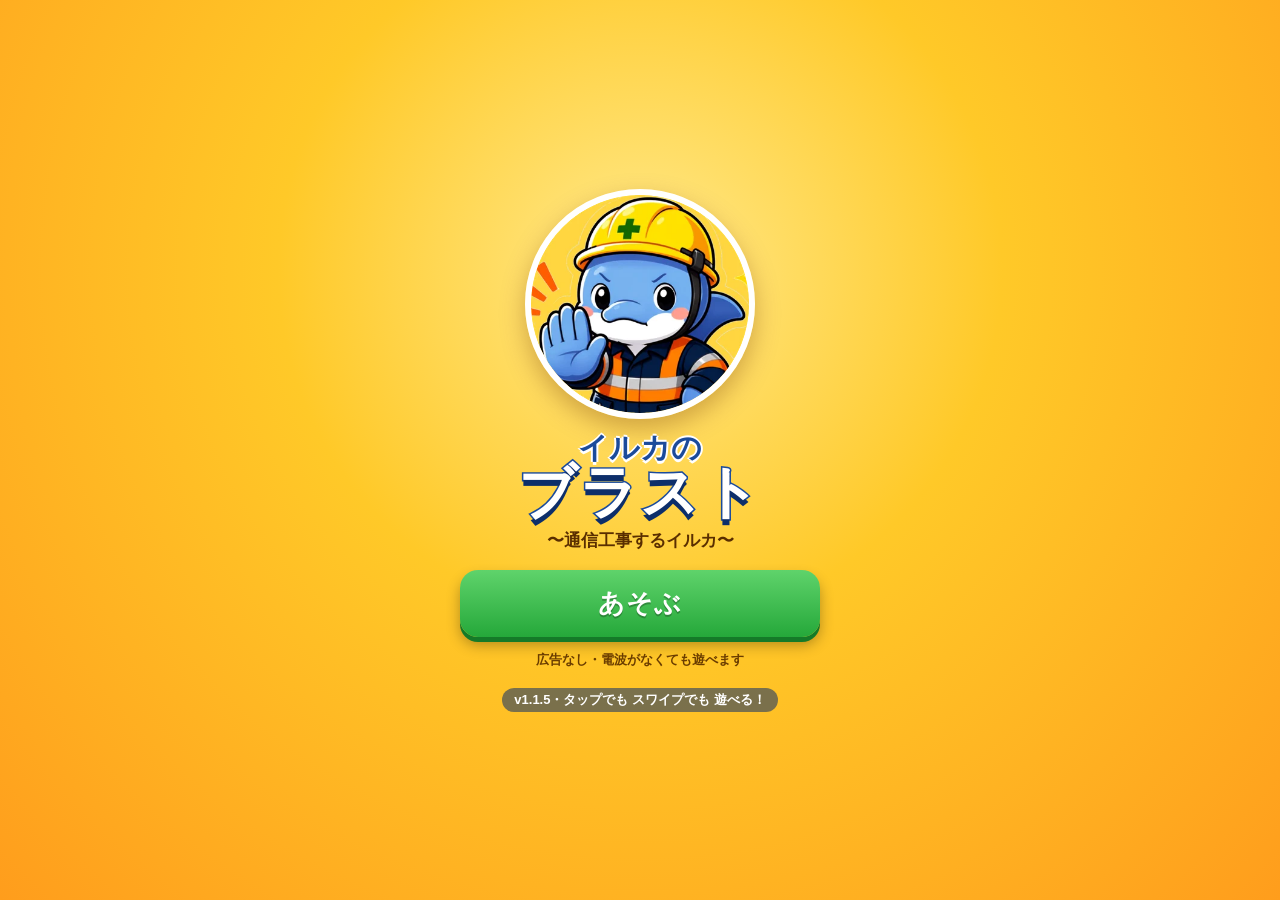
<file: index.html>
<!doctype html>
<html lang="ja">
<head>
<meta charset="utf-8">
<meta name="viewport" content="width=device-width, initial-scale=1, maximum-scale=1, user-scalable=no, viewport-fit=cover">
<meta name="theme-color" content="#1b4b9b">
<meta name="apple-mobile-web-app-capable" content="yes">
<meta name="mobile-web-app-capable" content="yes">
<meta name="apple-mobile-web-app-status-bar-style" content="black-translucent">
<meta name="apple-mobile-web-app-title" content="イルカのブラスト">
<title>イルカのブラスト 〜通信工事するイルカ〜</title>
<link rel="manifest" href="manifest.webmanifest">
<link rel="icon" href="icons/icon-192.png" type="image/png">
<link rel="apple-touch-icon" href="icons/apple-touch-icon.png">
<link rel="stylesheet" href="style.css?v=1.1.5">
</head>
<body>
<!-- タイトル -->
<section id="scTitle" class="screen">
  <div id="rain" aria-hidden="true"></div>
  <div class="tbox">
    <img id="tMascot" src="img/mascot.webp" alt="通信工事のイルカ">
    <h1 class="logo"><span>イルカの</span><b>ブラスト</b></h1>
    <p class="sub">〜通信工事するイルカ〜</p>
    <button class="big" id="tPlay">あそぶ</button>
    <p class="fine">広告なし・電波がなくても遊べます</p>
    <p class="ver" id="tVer">v1.1.1・タップでも スワイプでも 遊べる！</p>
  </div>
</section>

<!-- マップ -->
<section id="scMap" class="screen" hidden>
  <header class="mapbar">
    <button class="hbtn" id="mBack" aria-label="タイトルへ">◀</button>
    <div class="mapttl">工事マップ</div>
    <div class="starsum">★ <b id="starSum">0</b></div>
    <button class="hbtn" id="mSound" aria-label="効果音">🔊</button>
    <button class="hbtn" id="mMenu" aria-label="メニュー">☰</button>
  </header>
  <div id="mapScroll"><div id="mapInner"></div></div>
  <button id="mJump" class="jump" hidden>現在地へ</button>
</section>

<!-- ゲーム -->
<section id="scGame" class="screen" hidden>
  <header id="hud">
    <button class="hbtn" id="gPause" aria-label="一時停止"><svg viewBox="0 0 24 24"><rect x="5" y="4" width="5" height="16" rx="1.5"/><rect x="14" y="4" width="5" height="16" rx="1.5"/></svg></button>
    <div id="goals" aria-label="目標"></div>
    <div id="movesBox"><small>手数</small><b id="moves">0</b></div>
  </header>
  <div id="lvlLine"><span id="lvlNo"></span><span id="lvlName"></span><span id="score">0</span></div>
  <div id="stage"><canvas id="cv"></canvas><div id="modeTip"></div></div>
  <nav id="boostBar" aria-label="ブースター"></nav>
  <button id="skipBtn" class="skip" hidden>スキップ ⏩</button>
</section>

<canvas id="fly" aria-hidden="true"></canvas>
<div id="pal" aria-hidden="true"><img alt=""></div>
<div id="banner" aria-live="polite"></div>

<!-- レベル開始 -->
<div class="overlay" id="ovStart" hidden>
  <div class="panel center">
    <img class="stamp" id="sStamp" src="img/st/shuppatsu.webp" alt="">
    <h2 id="sTitle"></h2>
    <p class="lname" id="sName"></p>
    <div class="goalrow" id="sGoals"></div>
    <p class="mv">手数 <b id="sMoves"></b> 回</p>
    <p class="tip" id="sTip"></p>
    <div class="stars small" id="sStars"></div>
    <div id="sPreWrap"><p class="prettl">スタート時に置く道具</p><div class="prerow" id="sPre"></div></div>
    <button class="big" id="sGo">スタート</button>
    <button class="big ghost" id="sBack">マップへ</button>
  </div>
</div>

<!-- メニュー -->
<div class="overlay" id="ovMenu" hidden>
  <div class="panel menu">
    <div class="mhead"><img src="img/st/yoroshiku.webp" alt=""><h2>メニュー</h2><button class="xbtn" id="muClose" aria-label="とじる">✕</button></div>
    <div class="tabs" id="muTabs" role="tablist">
      <button data-t="set" class="on">設定</button><button data-t="how">遊び方</button><button data-t="item">アイテム</button><button data-t="rec">記録</button><button data-t="area">エリア</button>
    </div>
    <div class="mbody" id="muBody"></div>
    <div class="mfoot">
      <button class="big" id="muJump">現在地へ</button>
      <button class="big ghost" id="muTitle">タイトルへ</button>
      <p class="mver" id="muVer"></p>
    </div>
  </div>
</div>

<!-- 診断（バージョン表示を5回タップ） -->
<div class="overlay" id="ovDebug" hidden>
  <div class="panel menu">
    <h2 style="text-align:left">診断情報</h2>
    <p style="font-size:12px;margin:2px 0">この画面をスクリーンショットして送ってください</p>
    <pre id="dbgText" class="dbg"></pre>
    <div class="mfoot"><button class="big" id="dbgRefresh">更新</button><button class="big ghost" id="dbgClose">とじる</button></div>
  </div>
</div>
<div id="errToast" class="errtoast" hidden></div>

<!-- ごほうび -->
<div class="overlay" id="ovGift" hidden>
  <div class="panel center">
    <img class="stamp bounce" src="img/st/arigato.webp" alt="">
    <h2 id="gTitle">ごほうび！</h2>
    <p id="gMsg"></p>
    <div class="goalrow" id="gItems"></div>
    <button class="big" id="gOk">OK</button>
  </div>
</div>

<!-- 一時停止 -->
<div class="overlay" id="ovPause" hidden>
  <div class="panel center">
    <img class="stamp" src="img/st/kyukei.webp" alt="">
    <h2>一時停止中</h2>
    <button class="big" id="pResume">再開</button>
    <button class="big ghost" id="pRetry">やり直し</button>
    <button class="big ghost" id="pMap">マップへ</button>
    <label class="toggle"><input type="checkbox" id="pSound"> 効果音</label>
  </div>
</div>

<!-- クリア -->
<div class="overlay" id="ovWin" hidden>
  <div class="panel center win">
    <img class="stamp bounce" src="img/st/kanryo.webp" alt="">
    <h2 id="wTitle"></h2>
    <div class="stars" id="wStars"><i></i><i></i><i></i></div>
    <p class="score">スコア <b id="wScore">0</b><span id="wBest"></span></p>
    <div id="wGift" class="giftline"></div>
    <button class="big" id="wNext">次のレベルへ</button>
    <button class="big ghost" id="wMap">マップへ</button>
  </div>
</div>

<!-- 失敗 -->
<div class="overlay" id="ovLose" hidden>
  <div class="panel center">
    <img class="stamp" src="img/st/otsukare.webp" alt="">
    <h2 class="postpone" id="lTitle">工事延期…</h2>
    <p>手数がなくなりました。あと少し！のこりの目標</p>
    <div class="goalrow" id="lGoals"></div>
    <button class="big" id="lRetry">もう一度</button>
    <button class="big ghost" id="lMap">マップへ</button>
  </div>
</div>

<script src="engine.js?v=1.1.5"></script>
<script src="levels.js?v=1.1.5"></script>
<script src="art.js?v=1.1.5"></script>
<script src="music.js?v=1.1.5"></script>
<script src="game.js?v=1.1.5"></script>
<script>
if ('serviceWorker' in navigator && (location.protocol === 'https:' || location.hostname === 'localhost' || location.hostname === '127.0.0.1')) {
  // always check for a new version (bypassing the HTTP cache) and switch to it as soon as it is installed
  const hadSW = !!navigator.serviceWorker.controller; let reloaded = false;
  navigator.serviceWorker.addEventListener('controllerchange', () => {
    if (!hadSW || reloaded) return; reloaded = true;
    try { window.__blast && window.__blast.appPause && window.__blast.appPause(); } catch (e) {}
    location.reload();
  });
  window.addEventListener('load', () => navigator.serviceWorker.register('sw.js', { updateViaCache: 'none' }).then(r => {
    r.update().catch(() => {});
    document.addEventListener('visibilitychange', () => { if (!document.hidden) r.update().catch(() => {}); });
  }).catch(() => {}));
}
</script>
</body>
</html>
</file>
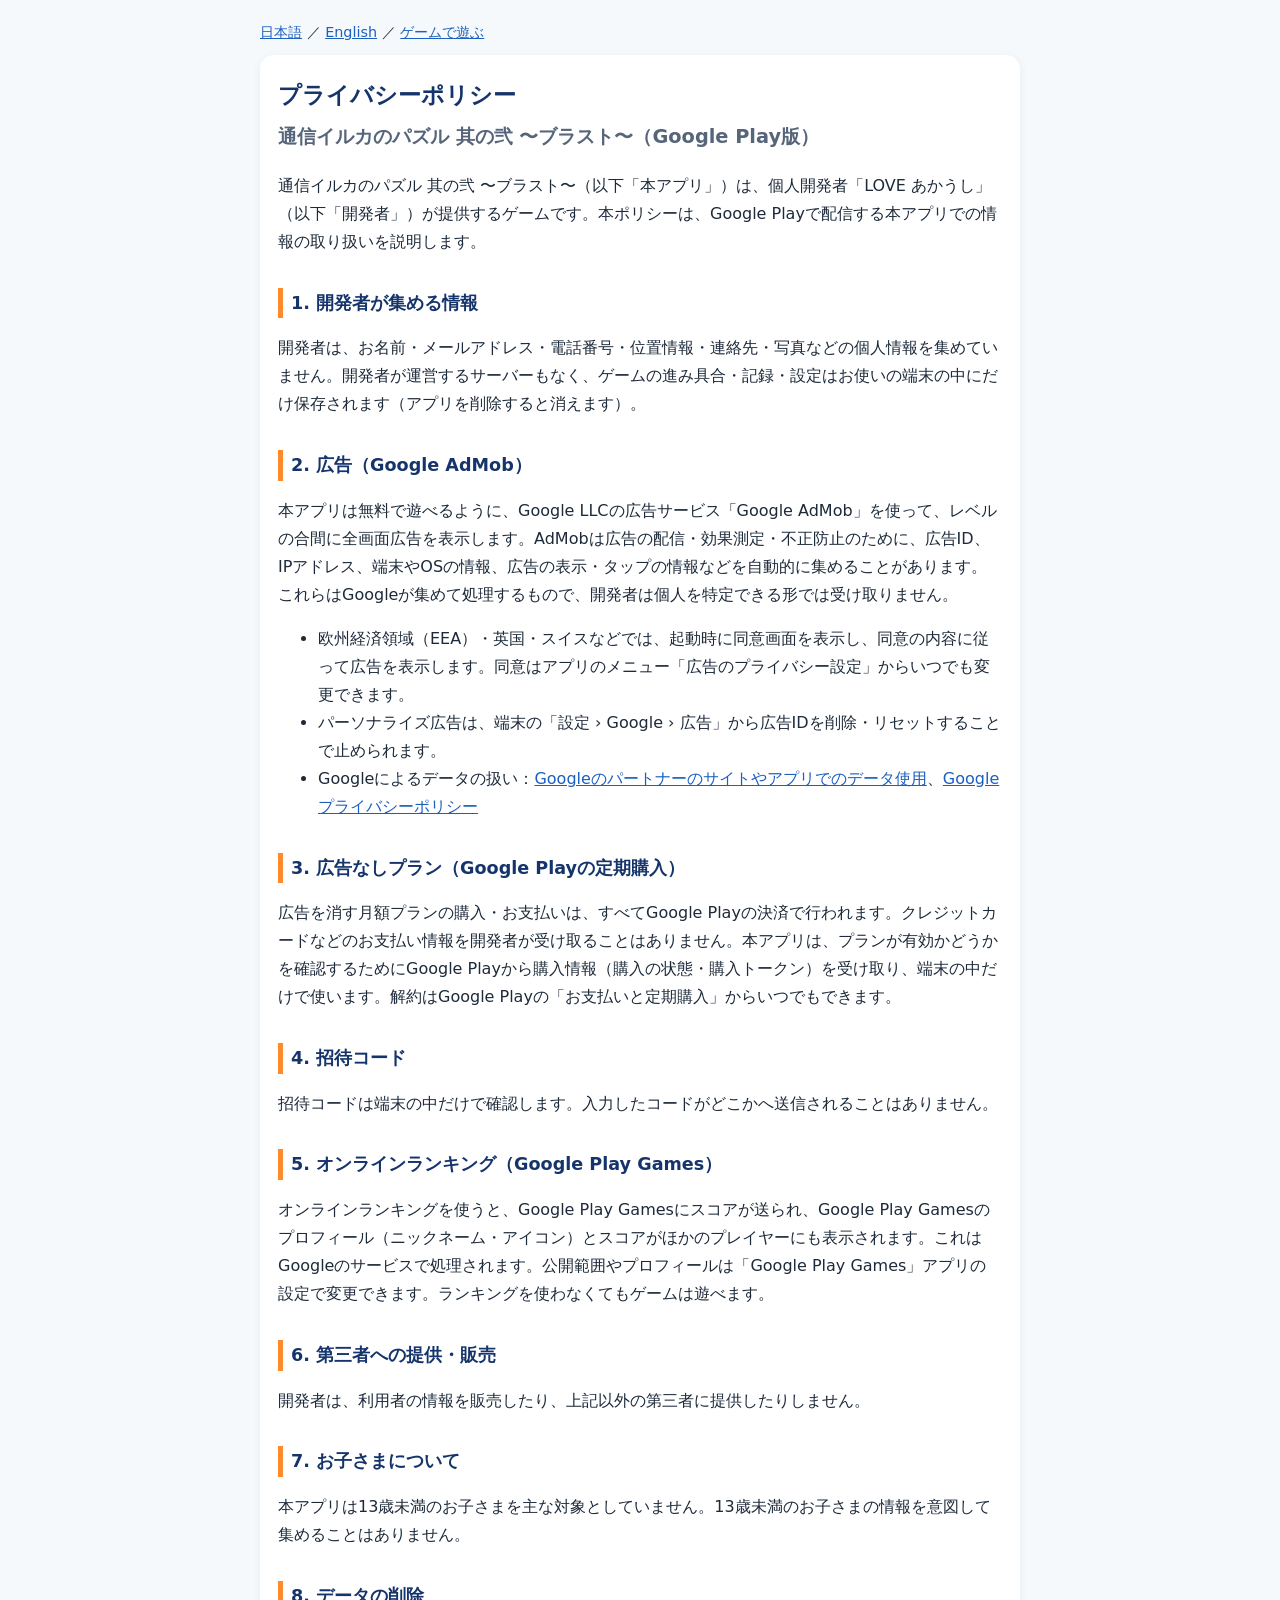
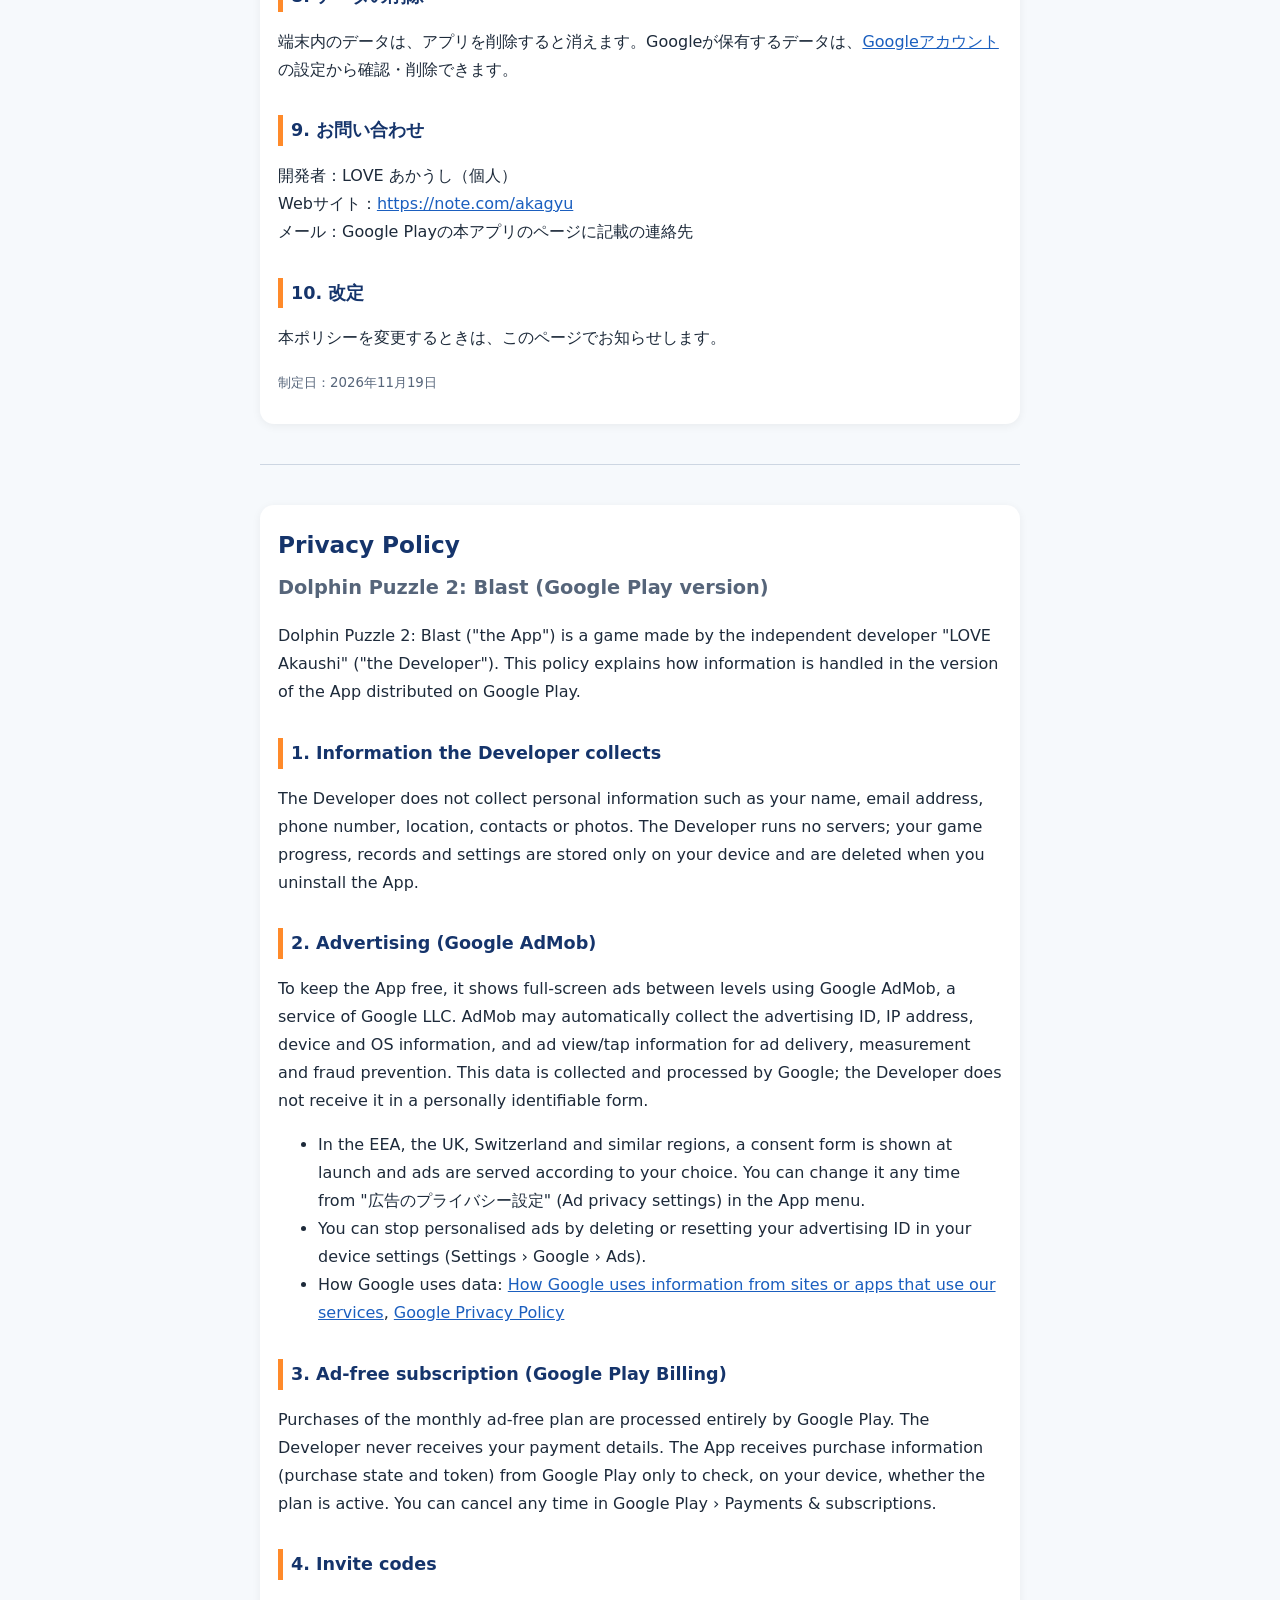
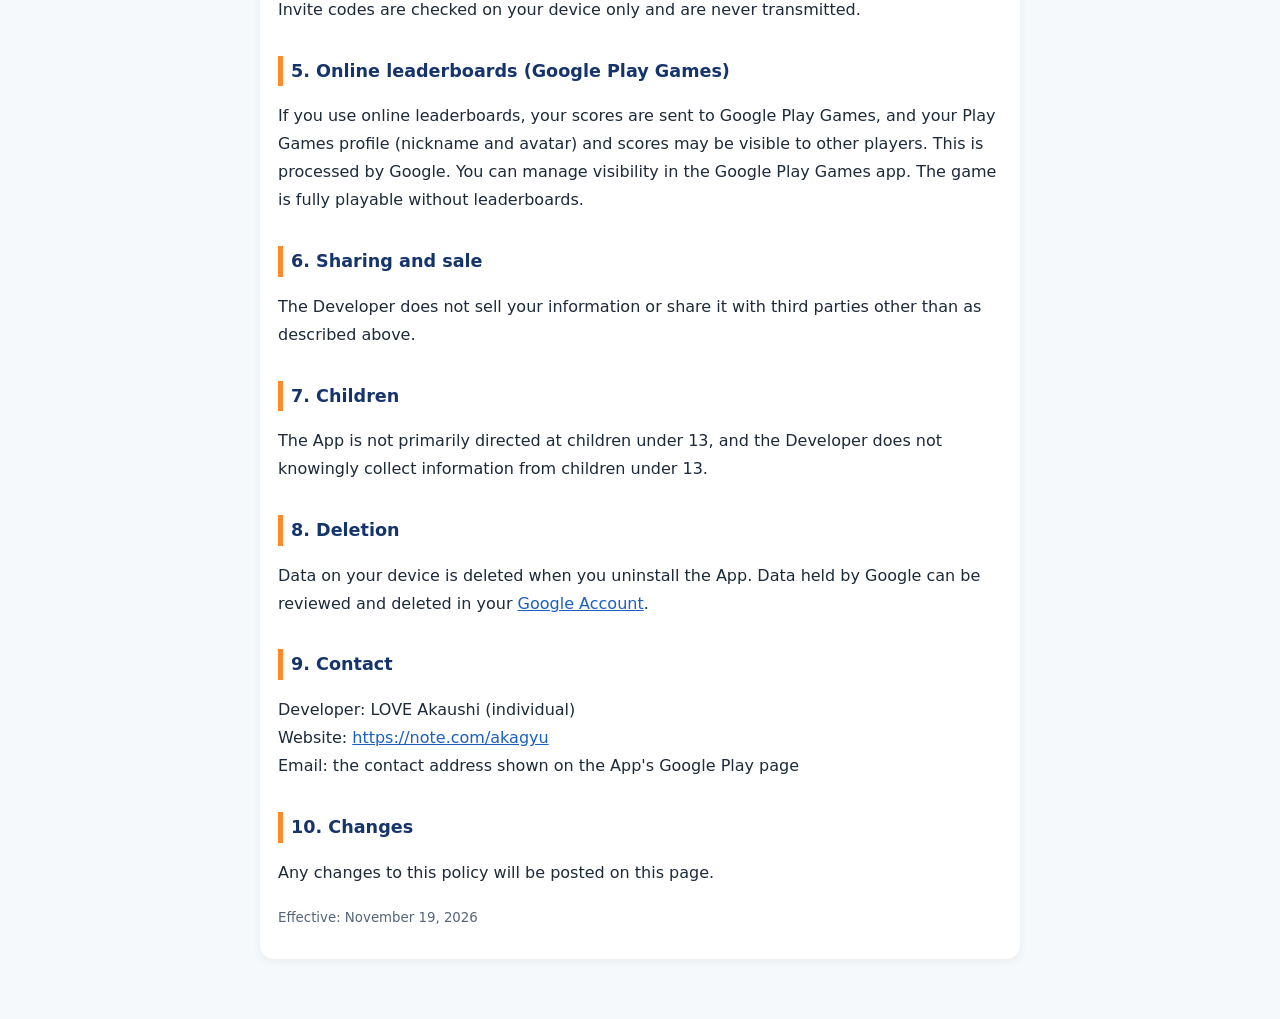
<file: privacy.html>
<!DOCTYPE html>
<html lang="ja"><head><meta charset="utf-8"><meta name="viewport" content="width=device-width,initial-scale=1">
<title>プライバシーポリシー｜通信イルカのパズル 其の弐 〜ブラスト〜</title>
<style>body{font-family:system-ui,-apple-system,"Hiragino Sans","Noto Sans JP",sans-serif;max-width:760px;margin:0 auto;padding:20px 18px 60px;line-height:1.75;color:#1d2a3a;background:#f6f9fc}
h1{font-size:1.45em;color:#15346b}h2{font-size:1.1em;margin-top:1.8em;color:#15346b;border-left:5px solid #ff8a2a;padding-left:8px}
.box{background:#fff;border-radius:14px;padding:4px 18px 12px;box-shadow:0 2px 10px rgba(0,0,0,.06)}a{color:#1b5fbf}small{color:#56657a}
nav{font-size:.9em;margin-bottom:10px}hr{margin:40px 0;border:0;border-top:1px solid #cdd6e2}</style></head>
<body>
<nav><a href="#ja">日本語</a> ／ <a href="#en">English</a> ／ <a href="./">ゲームで遊ぶ</a></nav>
<div class="box" id="ja">
<h1>プライバシーポリシー<br><small>通信イルカのパズル 其の弐 〜ブラスト〜（Google Play版）</small></h1>
<p>通信イルカのパズル 其の弐 〜ブラスト〜（以下「本アプリ」）は、個人開発者「LOVE あかうし」（以下「開発者」）が提供するゲームです。本ポリシーは、Google Playで配信する本アプリでの情報の取り扱いを説明します。</p>
<h2>1. 開発者が集める情報</h2>
<p>開発者は、お名前・メールアドレス・電話番号・位置情報・連絡先・写真などの個人情報を集めていません。開発者が運営するサーバーもなく、ゲームの進み具合・記録・設定はお使いの端末の中にだけ保存されます（アプリを削除すると消えます）。</p>
<h2>2. 広告（Google AdMob）</h2>
<p>本アプリは無料で遊べるように、Google LLCの広告サービス「Google AdMob」を使って、レベルの合間に全画面広告を表示します。AdMobは広告の配信・効果測定・不正防止のために、広告ID、IPアドレス、端末やOSの情報、広告の表示・タップの情報などを自動的に集めることがあります。これらはGoogleが集めて処理するもので、開発者は個人を特定できる形では受け取りません。</p>
<ul>
<li>欧州経済領域（EEA）・英国・スイスなどでは、起動時に同意画面を表示し、同意の内容に従って広告を表示します。同意はアプリのメニュー「広告のプライバシー設定」からいつでも変更できます。</li>
<li>パーソナライズ広告は、端末の「設定 › Google › 広告」から広告IDを削除・リセットすることで止められます。</li>
<li>Googleによるデータの扱い：<a href="https://policies.google.com/technologies/partner-sites?hl=ja">Googleのパートナーのサイトやアプリでのデータ使用</a>、<a href="https://policies.google.com/privacy?hl=ja">Googleプライバシーポリシー</a></li>
</ul>
<h2>3. 広告なしプラン（Google Playの定期購入）</h2>
<p>広告を消す月額プランの購入・お支払いは、すべてGoogle Playの決済で行われます。クレジットカードなどのお支払い情報を開発者が受け取ることはありません。本アプリは、プランが有効かどうかを確認するためにGoogle Playから購入情報（購入の状態・購入トークン）を受け取り、端末の中だけで使います。解約はGoogle Playの「お支払いと定期購入」からいつでもできます。</p>
<h2>4. 招待コード</h2>
<p>招待コードは端末の中だけで確認します。入力したコードがどこかへ送信されることはありません。</p>
<h2>5. オンラインランキング（Google Play Games）</h2>
<p>オンラインランキングを使うと、Google Play Gamesにスコアが送られ、Google Play Gamesのプロフィール（ニックネーム・アイコン）とスコアがほかのプレイヤーにも表示されます。これはGoogleのサービスで処理されます。公開範囲やプロフィールは「Google Play Games」アプリの設定で変更できます。ランキングを使わなくてもゲームは遊べます。</p>
<h2>6. 第三者への提供・販売</h2>
<p>開発者は、利用者の情報を販売したり、上記以外の第三者に提供したりしません。</p>
<h2>7. お子さまについて</h2>
<p>本アプリは13歳未満のお子さまを主な対象としていません。13歳未満のお子さまの情報を意図して集めることはありません。</p>
<h2>8. データの削除</h2>
<p>端末内のデータは、アプリを削除すると消えます。Googleが保有するデータは、<a href="https://myaccount.google.com/">Googleアカウント</a>の設定から確認・削除できます。</p>
<h2>9. お問い合わせ</h2>
<p>開発者：LOVE あかうし（個人）<br>Webサイト：<a href="https://note.com/akagyu">https://note.com/akagyu</a><br>メール：Google Playの本アプリのページに記載の連絡先</p>
<h2>10. 改定</h2>
<p>本ポリシーを変更するときは、このページでお知らせします。</p>
<p><small>制定日：2026年11月19日</small></p>
</div>
<hr>
<div class="box" id="en" lang="en">
<h1>Privacy Policy<br><small>Dolphin Puzzle 2: Blast (Google Play version)</small></h1>
<p>Dolphin Puzzle 2: Blast ("the App") is a game made by the independent developer "LOVE Akaushi" ("the Developer"). This policy explains how information is handled in the version of the App distributed on Google Play.</p>
<h2>1. Information the Developer collects</h2>
<p>The Developer does not collect personal information such as your name, email address, phone number, location, contacts or photos. The Developer runs no servers; your game progress, records and settings are stored only on your device and are deleted when you uninstall the App.</p>
<h2>2. Advertising (Google AdMob)</h2>
<p>To keep the App free, it shows full-screen ads between levels using Google AdMob, a service of Google LLC. AdMob may automatically collect the advertising ID, IP address, device and OS information, and ad view/tap information for ad delivery, measurement and fraud prevention. This data is collected and processed by Google; the Developer does not receive it in a personally identifiable form.</p>
<ul>
<li>In the EEA, the UK, Switzerland and similar regions, a consent form is shown at launch and ads are served according to your choice. You can change it any time from "広告のプライバシー設定" (Ad privacy settings) in the App menu.</li>
<li>You can stop personalised ads by deleting or resetting your advertising ID in your device settings (Settings › Google › Ads).</li>
<li>How Google uses data: <a href="https://policies.google.com/technologies/partner-sites">How Google uses information from sites or apps that use our services</a>, <a href="https://policies.google.com/privacy">Google Privacy Policy</a></li>
</ul>
<h2>3. Ad-free subscription (Google Play Billing)</h2>
<p>Purchases of the monthly ad-free plan are processed entirely by Google Play. The Developer never receives your payment details. The App receives purchase information (purchase state and token) from Google Play only to check, on your device, whether the plan is active. You can cancel any time in Google Play › Payments &amp; subscriptions.</p>
<h2>4. Invite codes</h2>
<p>Invite codes are checked on your device only and are never transmitted.</p>
<h2>5. Online leaderboards (Google Play Games)</h2>
<p>If you use online leaderboards, your scores are sent to Google Play Games, and your Play Games profile (nickname and avatar) and scores may be visible to other players. This is processed by Google. You can manage visibility in the Google Play Games app. The game is fully playable without leaderboards.</p>
<h2>6. Sharing and sale</h2>
<p>The Developer does not sell your information or share it with third parties other than as described above.</p>
<h2>7. Children</h2>
<p>The App is not primarily directed at children under 13, and the Developer does not knowingly collect information from children under 13.</p>
<h2>8. Deletion</h2>
<p>Data on your device is deleted when you uninstall the App. Data held by Google can be reviewed and deleted in your <a href="https://myaccount.google.com/">Google Account</a>.</p>
<h2>9. Contact</h2>
<p>Developer: LOVE Akaushi (individual)<br>Website: <a href="https://note.com/akagyu">https://note.com/akagyu</a><br>Email: the contact address shown on the App's Google Play page</p>
<h2>10. Changes</h2>
<p>Any changes to this policy will be posted on this page.</p>
<p><small>Effective: November 19, 2026</small></p>
</div>
</body></html>
</file>
<file: style.css>
:root{--navy:#1b4b9b;--ink:#173057;--btn:#fff8e6;--gold:#ffc928;--edge:#d99a1a}
*{box-sizing:border-box;-webkit-tap-highlight-color:transparent;-webkit-touch-callout:none}
html{-webkit-text-size-adjust:100%;text-size-adjust:100%}
html,body{margin:0;height:100%;overflow:hidden;background:#1b4b9b;
  font-family:"Hiragino Maru Gothic ProN","Hiragino Sans","Hiragino Kaku Gothic ProN","Noto Sans CJK JP","Noto Sans JP","Yu Gothic",Meiryo,sans-serif;
  color:#fff;-webkit-user-select:none;user-select:none;touch-action:manipulation;overscroll-behavior:none}
button{font:inherit}
.screen{position:fixed;inset:0;padding:env(safe-area-inset-top) env(safe-area-inset-right) env(safe-area-inset-bottom) env(safe-area-inset-left)}
[hidden]{display:none!important}
.big{appearance:none;display:block;width:100%;margin:8px 0 0;border:0;border-radius:18px;padding:13px 10px;font-size:20px;font-weight:900;cursor:pointer;color:#fff;
  background:linear-gradient(#5fd36b,#25a83a);box-shadow:0 5px 0 #157a28,0 8px 14px rgba(0,0,0,.3);text-shadow:0 2px 0 rgba(0,0,0,.25);letter-spacing:1px}
.big:active{transform:translateY(4px);box-shadow:0 1px 0 #157a28}
.big.ghost{background:linear-gradient(#fff,#e9eef7);color:var(--ink);box-shadow:0 5px 0 #b3bfd3,0 8px 14px rgba(0,0,0,.2);text-shadow:none;font-size:17px;padding:10px}
.hbtn{appearance:none;flex:none;width:46px;height:46px;border:3px solid #fff;border-radius:14px;background:linear-gradient(#ffd84d,#ffb000);color:#6b3d00;font-weight:900;font-size:20px;
  display:flex;align-items:center;justify-content:center;padding:0;cursor:pointer;box-shadow:0 3px 0 #b77400,0 5px 8px rgba(0,0,0,.25)}
.hbtn:active{transform:translateY(2px);box-shadow:0 1px 0 #b77400}
.hbtn svg{width:22px;height:22px;fill:#6b3d00}

/* ---------- title */
#scTitle{display:flex;align-items:center;justify-content:center;overflow:hidden;
  background:radial-gradient(ellipse at 50% 30%,#ffe98a 0%,#ffc928 40%,#ff9d1c 100%)}
#rain{position:absolute;inset:0;overflow:hidden;pointer-events:none}
#rain img{position:absolute;top:-80px;width:48px;height:48px;opacity:.55;animation:fall linear infinite}
@keyframes fall{to{transform:translateY(calc(100vh + 160px)) rotate(200deg)}}
.tbox{position:relative;text-align:center;width:min(360px,88vw)}
#tMascot{width:min(230px,52vw,34vh);height:auto;border-radius:50%;border:6px solid #fff;box-shadow:0 10px 24px rgba(120,60,0,.35);animation:bob 2.4s ease-in-out infinite}
@keyframes bob{50%{transform:translateY(-8px) rotate(-2deg)}}
.logo{margin:10px 0 0;line-height:1;font-weight:900}
.logo span{display:block;font-size:30px;color:#1b4b9b;text-shadow:0 3px 0 #fff,2px 0 0 #fff,-2px 0 0 #fff,0 -2px 0 #fff}
.logo b{display:block;font-size:58px;color:#fff;letter-spacing:2px;-webkit-text-stroke:3px #1b4b9b;paint-order:stroke fill;text-shadow:0 6px 0 #0d2e6a}
.sub{margin:8px 0 18px;color:#5a2e00;font-weight:800;font-size:17px}
.fine{color:#6b3d00;font-size:13px;font-weight:700;margin-top:14px}
#tPlay{font-size:26px;padding:16px}

/* ---------- map */
#scMap{display:flex;flex-direction:column;background:#7fd0ff}
.mapbar{display:flex;align-items:center;gap:8px;padding:8px 10px;background:linear-gradient(#2a66c9,#1b4b9b);box-shadow:0 3px 8px rgba(0,0,0,.3);z-index:2}
.mapttl{flex:1;font-size:20px;font-weight:900;text-shadow:0 2px 0 rgba(0,0,0,.3)}
.starsum{background:rgba(0,0,0,.25);border-radius:14px;padding:4px 12px;font-weight:900;color:#ffd84d}
.starsum b{color:#fff;font-size:18px}
#mapScroll{flex:1;overflow-y:auto;overflow-x:hidden;-webkit-overflow-scrolling:touch;overscroll-behavior:contain;touch-action:pan-y}
#mapInner{position:relative;width:100%}
.area{position:absolute;left:0;right:0}
.area h3{position:absolute;left:10px;margin:0;padding:4px 12px;border-radius:12px;background:rgba(255,255,255,.85);color:var(--ink);font-size:14px;font-weight:900;box-shadow:0 2px 0 rgba(0,0,0,.15)}
#mapSvg{position:absolute;left:0;top:0;width:100%;pointer-events:none}
.node{position:absolute;width:64px;height:64px;margin:-32px 0 0 -32px;border-radius:50%;border:4px solid #fff;padding:0;cursor:pointer;
  background:radial-gradient(circle at 35% 30%,#ffe98a,#ffb000);color:#6b3d00;font-size:24px;font-weight:900;box-shadow:0 5px 0 #b77400,0 8px 12px rgba(0,0,0,.3)}
.node:active{transform:translateY(3px)}
.node.locked{background:radial-gradient(circle at 35% 30%,#d9dee8,#9aa6ba);color:#5b6680;box-shadow:0 5px 0 #6d7891;cursor:default}
.node.cur{background:radial-gradient(circle at 35% 30%,#a6ff9a,#28c040);color:#0b4d17;box-shadow:0 5px 0 #157a28,0 0 0 6px rgba(255,255,255,.5),0 8px 14px rgba(0,0,0,.3);animation:pulse 1.4s ease-in-out infinite}
@keyframes pulse{50%{transform:scale(1.08)}}
.node .st{position:absolute;left:50%;top:58px;transform:translateX(-50%);white-space:nowrap;font-size:15px;letter-spacing:-1px;color:#ffd000;text-shadow:0 1px 0 #8a5a00,0 0 3px rgba(0,0,0,.4)}
.node .st i{font-style:normal;color:rgba(255,255,255,.6)}
.node.boss{width:76px;height:76px;margin:-38px 0 0 -38px;font-size:26px}
.node.boss .st{top:70px}
#mapAvatar{position:absolute;width:86px;height:86px;margin:-118px 0 0 -43px;pointer-events:none;animation:bob 1.6s ease-in-out infinite;filter:drop-shadow(0 4px 4px rgba(0,0,0,.3))}

/* ---------- game */
#scGame{display:flex;flex-direction:column;
  background:linear-gradient(#5cc3ff 0%,#9fe0ff 55%,#c6f0ff 100%)}
#scGame::after{content:"";position:absolute;left:0;right:0;bottom:0;height:22%;pointer-events:none;opacity:.5;
  background:url("data:image/svg+xml,%3Csvg xmlns='http://www.w3.org/2000/svg' width='240' height='120' viewBox='0 0 240 120'%3E%3Cg fill='%233a7bd5'%3E%3Crect x='30' y='20' width='6' height='100'/%3E%3Crect x='18' y='30' width='30' height='4'/%3E%3Crect x='190' y='26' width='6' height='94'/%3E%3Crect x='178' y='36' width='30' height='4'/%3E%3C/g%3E%3Cpath d='M20 32 Q110 62 182 38 M46 32 Q120 70 206 38' stroke='%23264f8c' stroke-width='1.5' fill='none'/%3E%3Cpath d='M0 120 V96 Q40 80 80 96 T160 92 T240 98 V120Z' fill='%2335b04c'/%3E%3C/svg%3E") 0 100%/240px 120px repeat-x}
#hud{display:flex;align-items:center;gap:8px;padding:8px 10px 2px;z-index:2}
#goals{flex:1;min-width:0;display:flex;align-items:center;justify-content:center;gap:4px;background:rgba(255,255,255,.92);border-radius:18px;padding:5px 6px;
  box-shadow:0 4px 0 rgba(20,60,130,.35);min-height:60px}
.goal{position:relative;display:flex;flex-direction:column;align-items:center;min-width:46px}
.goal canvas,.goal img{width:38px;height:38px}
.goal b{font-size:17px;line-height:1;color:var(--ink);font-weight:900;font-variant-numeric:tabular-nums}
.goal.done b{color:#1a9a3a}
.goal.done::after{content:"✔";position:absolute;right:2px;top:-2px;width:20px;height:20px;border-radius:50%;background:#25a83a;color:#fff;font-size:13px;line-height:20px;text-align:center;font-weight:900;border:2px solid #fff}
.goal.bump{animation:bump .25s}
@keyframes bump{50%{transform:scale(1.25)}}
#movesBox{flex:none;width:72px;height:66px;border-radius:18px;border:3px solid #fff;background:linear-gradient(#2f7bf0,#1b4b9b);display:flex;flex-direction:column;align-items:center;justify-content:center;box-shadow:0 4px 0 #0d2e6a}
#movesBox small{font-size:12px;font-weight:800;opacity:.9}
#movesBox b{font-size:32px;line-height:1;font-weight:900;font-variant-numeric:tabular-nums}
#movesBox.low{background:linear-gradient(#ff6b5b,#d42a1e);box-shadow:0 4px 0 #8a1410;animation:pulse 0.8s ease-in-out infinite}
#lvlLine{display:flex;gap:8px;align-items:baseline;justify-content:center;padding:2px 12px 0;color:#0d2e6a;font-weight:900;z-index:2;white-space:nowrap;overflow:hidden}
#lvlNo{font-size:15px}#lvlName{font-size:14px;opacity:.85;overflow:hidden;text-overflow:ellipsis}
#score{margin-left:auto;font-size:14px;font-variant-numeric:tabular-nums}
#score::before{content:"スコア ";font-size:11px;opacity:.8}
#stage{position:relative;flex:1;min-height:0;z-index:1;touch-action:none}
#cv{position:absolute;inset:0;width:100%;height:100%;touch-action:none}
#fly{position:fixed;inset:0;width:100%;height:100%;pointer-events:none;z-index:50}
body.paused #stage{visibility:hidden}

/* ---------- overlays */
.overlay{position:fixed;inset:0;z-index:100;display:flex;align-items:center;justify-content:center;
  padding:max(14px,env(safe-area-inset-top)) max(14px,env(safe-area-inset-right)) max(14px,env(safe-area-inset-bottom)) max(14px,env(safe-area-inset-left));
  background:rgba(10,30,70,.6);animation:fade .2s}
@keyframes fade{from{opacity:0}}
.panel{width:min(360px,100%);max-height:100%;overflow-y:auto;background:linear-gradient(#ffffff,#eef5ff);color:var(--ink);border-radius:26px;padding:18px 18px 20px;
  border:4px solid #fff;box-shadow:0 10px 0 rgba(13,46,106,.45),0 18px 30px rgba(0,0,0,.35);animation:popin .3s cubic-bezier(.3,1.6,.6,1)}
@keyframes popin{from{transform:scale(.6);opacity:0}}
.panel.center{text-align:center}
.panel h2{margin:4px 0 2px;font-size:26px;font-weight:900;color:#1b4b9b}
.panel p{margin:6px 0}
.stamp{width:150px;height:150px;margin:-6px auto 0;display:block}
.stamp.bounce{animation:bob 1.2s ease-in-out infinite}
.lname{font-weight:900;font-size:18px}
.goalrow{display:flex;justify-content:center;gap:10px;flex-wrap:wrap;margin:10px 0}
.goalrow .goal{background:#fff;border-radius:16px;padding:6px 8px;box-shadow:0 3px 0 #c9d6ea;min-width:62px}
.goalrow .goal canvas,.goalrow .goal img{width:44px;height:44px}
.goalrow .goal b{font-size:20px}
.mv{font-size:17px;font-weight:800}.mv b{font-size:24px;color:#e8382e}
.tip{font-size:15px;font-weight:700;background:#fff6c9;border-radius:12px;padding:8px 10px;color:#6b3d00}
.tip:empty{display:none}
.stars{display:flex;justify-content:center;gap:6px;margin:6px 0 8px}
.stars i{display:block;width:62px;height:62px;background:url("data:image/svg+xml,%3Csvg xmlns='http://www.w3.org/2000/svg' viewBox='0 0 24 24'%3E%3Cpath d='M12 1.8l3 6.6 7.2.8-5.4 4.9 1.5 7.1L12 17.6l-6.3 3.6 1.5-7.1L1.8 9.2 9 8.4z' fill='%23d5ddea' stroke='%23aab6c9' stroke-width='1.2' stroke-linejoin='round'/%3E%3C/svg%3E") center/contain no-repeat}
.stars i:nth-child(2){transform:translateY(-12px) scale(1.15)}
.stars i.on{background-image:url("data:image/svg+xml,%3Csvg xmlns='http://www.w3.org/2000/svg' viewBox='0 0 24 24'%3E%3Cpath d='M12 1.8l3 6.6 7.2.8-5.4 4.9 1.5 7.1L12 17.6l-6.3 3.6 1.5-7.1L1.8 9.2 9 8.4z' fill='%23ffd000' stroke='%23d98a00' stroke-width='1.2' stroke-linejoin='round'/%3E%3C/svg%3E");animation:starpop .4s cubic-bezier(.3,1.8,.6,1)}
.stars i.on:nth-child(2){animation-name:starpop2}
@keyframes starpop{from{transform:scale(2.2) rotate(-40deg);opacity:0}}
@keyframes starpop2{from{transform:translateY(-12px) scale(2.4) rotate(-40deg);opacity:0}}
.stars.small i{width:30px;height:30px}.stars.small i:nth-child(2){transform:none}
.score{font-size:18px;font-weight:800}.score b{font-size:26px;color:#e8382e}
#wBest{display:block;font-size:13px;color:#e8382e}
.toggle{display:flex;align-items:center;justify-content:center;gap:8px;margin-top:14px;font-weight:800;font-size:16px}
.toggle input{width:24px;height:24px}
#pal{position:fixed;left:calc(6px + env(safe-area-inset-left));bottom:calc(10px + env(safe-area-inset-bottom));width:min(34vw,140px);z-index:60;pointer-events:none;
  opacity:0;transform:translateY(40px) scale(.6);transform-origin:bottom left;transition:opacity .25s,transform .35s cubic-bezier(.3,1.6,.6,1)}
#pal.show{opacity:1;transform:none}
#pal img{width:100%;display:block;filter:drop-shadow(0 4px 6px rgba(0,0,0,.35))}
#banner{position:fixed;left:0;right:0;top:42%;z-index:70;text-align:center;pointer-events:none;font-size:40px;font-weight:900;color:#fff;
  -webkit-text-stroke:3px #1b4b9b;paint-order:stroke fill;text-shadow:0 5px 0 #0d2e6a;opacity:0;transform:scale(.4)}
#banner.show{animation:ban 1.4s ease forwards}
@keyframes ban{15%{opacity:1;transform:scale(1.1)}25%{transform:scale(1)}80%{opacity:1;transform:scale(1)}100%{opacity:0;transform:scale(1.2)}}
#banner small{display:block;font-size:20px;-webkit-text-stroke:2px #1b4b9b}

@media (max-width:370px){.hbtn{width:42px;height:42px}#movesBox{width:64px;height:60px}#movesBox b{font-size:28px}.goal{min-width:40px}.goal canvas,.goal img{width:32px;height:32px}.goal b{font-size:15px}#goals{min-height:54px}}
@media (max-height:600px){.stamp{width:110px;height:110px}.panel h2{font-size:22px}.big{padding:10px;font-size:18px}.panel{padding:12px 14px 14px}}
/* landscape phones: HUD on the left */
@media (orientation:landscape) and (max-height:560px){
  #scGame{display:grid;grid-template-columns:170px 1fr;grid-template-rows:auto auto 1fr}
  #hud{grid-column:1;grid-row:1;flex-wrap:wrap;justify-content:space-between;padding:8px 6px 2px 10px}
  #goals{order:3;flex-basis:100%;flex-wrap:wrap}
  #lvlLine{grid-column:1;grid-row:2;flex-direction:column;align-items:center;gap:2px}
  #score{margin-left:0}
  #stage{grid-column:2;grid-row:1/4}
  .logo b{font-size:44px}#tMascot{width:min(150px,30vh)}
}

/* ---------- v1.1: boosters, swipe, map */
#boostBar{display:flex;justify-content:center;gap:10px;padding:4px 10px 8px;z-index:2}
.bst{position:relative;appearance:none;width:64px;height:58px;border:3px solid #fff;border-radius:16px;background:linear-gradient(#fff,#dfe9fb);box-shadow:0 4px 0 #8aa3cf,0 6px 10px rgba(0,0,0,.2);padding:0;cursor:pointer;display:flex;flex-direction:column;align-items:center;justify-content:center;color:#1b4b9b;font-weight:900;font-size:11px}
.bst svg{width:30px;height:30px}
.bst .n{position:absolute;right:-8px;top:-8px;min-width:24px;height:24px;border-radius:12px;background:#e8382e;color:#fff;font-size:14px;line-height:20px;border:2px solid #fff;padding:0 4px}
.bst.zero .n{background:#9aa6ba}
.bst.lock{opacity:.55;filter:grayscale(1)}
.bst.on{background:linear-gradient(#ffe98a,#ffc928);box-shadow:0 0 0 4px rgba(255,255,255,.8),0 4px 0 #b77400;animation:pulse .9s ease-in-out infinite}
.bst:active{transform:translateY(3px)}
#modeTip{position:absolute;left:50%;top:4px;transform:translateX(-50%);background:rgba(13,46,106,.85);color:#fff;font-weight:900;font-size:15px;padding:6px 14px;border-radius:14px;pointer-events:none;white-space:nowrap;opacity:0;transition:opacity .2s;z-index:3}
#modeTip.show{opacity:1}
.prettl{font-size:13px;font-weight:800;color:#5b6680;margin:8px 0 2px}
.prerow{display:flex;justify-content:center;gap:10px;margin-bottom:4px}
.pre{position:relative;appearance:none;width:62px;height:62px;border-radius:16px;border:3px solid #dbe4f3;background:#fff;padding:4px;cursor:pointer}
.pre img{width:100%;height:100%}
.pre .n{position:absolute;right:-8px;top:-8px;min-width:22px;height:22px;border-radius:11px;background:#1b4b9b;color:#fff;font-size:13px;font-weight:900;line-height:18px;border:2px solid #fff;padding:0 3px}
.pre.on{border-color:#25a83a;background:#e9ffe9;box-shadow:0 0 0 3px #8be09a}
.pre.on::after{content:"✔";position:absolute;left:-6px;bottom:-6px;width:22px;height:22px;border-radius:50%;background:#25a83a;color:#fff;font-size:13px;line-height:22px;font-weight:900}
.pre.lock,.pre.zero{opacity:.45;filter:grayscale(1)}
.giftline{font-weight:900;color:#e8382e;font-size:15px;min-height:4px}
.jump{position:absolute;right:calc(14px + env(safe-area-inset-right));bottom:calc(18px + env(safe-area-inset-bottom));z-index:5;border:3px solid #fff;border-radius:22px;padding:10px 16px;font-weight:900;font-size:16px;color:#fff;background:linear-gradient(#5fd36b,#25a83a);box-shadow:0 4px 0 #157a28,0 6px 12px rgba(0,0,0,.3)}
.areaban{position:absolute;left:50%;transform:translateX(-50%);padding:6px 16px;border-radius:16px;background:rgba(255,255,255,.92);color:#1b4b9b;font-weight:900;font-size:16px;white-space:nowrap;box-shadow:0 3px 0 rgba(0,0,0,.18)}
.areaban small{display:block;font-size:11px;color:#5b6680;text-align:center}
.node.boss{background:radial-gradient(circle at 35% 30%,#ffb3a8,#ff5a3a);color:#fff;box-shadow:0 5px 0 #a8261b,0 8px 12px rgba(0,0,0,.3)}
.node.boss.locked{background:radial-gradient(circle at 35% 30%,#e6c9c4,#b38e88);color:#fff}
.node.big{width:84px;height:84px;margin:-42px 0 0 -42px;font-size:24px}
.node.big .st{top:78px}
.node.breather{background:radial-gradient(circle at 35% 30%,#c9f3ff,#5cc3ff);color:#0d2e6a;box-shadow:0 5px 0 #1b6fb3,0 8px 12px rgba(0,0,0,.3)}
.node.breather.locked,.node.locked{background:radial-gradient(circle at 35% 30%,#d9dee8,#9aa6ba);color:#5b6680;box-shadow:0 5px 0 #6d7891}
@media (max-height:600px){#boostBar{padding:2px 8px 4px}.bst{height:48px;width:56px}.bst svg{width:24px;height:24px}}
@media (orientation:landscape) and (max-height:560px){#boostBar{grid-column:1;grid-row:3;align-self:end;flex-wrap:wrap}}

#ovGift .goalrow{gap:14px;flex-wrap:wrap}
.goal.gi{display:flex;flex-direction:column;align-items:center;width:72px}
.goal.gi img,.goal.gi .ico svg{width:52px;height:52px}
.goal.gi b{position:static;font-size:18px;color:#e8382e}
.goal.gi small{font-size:11px;font-weight:800;color:#5b6680;white-space:nowrap}
.pre .ico svg{width:100%;height:100%}
@media (max-height:700px){#ovStart .stamp{width:96px;height:96px}#ovStart .goalrow{margin:6px 0}.pre{width:52px;height:52px}.prettl{margin:4px 0 0}}

.ver{margin:6px 0 0;font-size:13px;font-weight:900;color:#fff;background:rgba(13,46,106,.55);display:inline-block;padding:3px 12px;border-radius:12px}

/* ---------- map menu */
.panel.menu{display:flex;flex-direction:column;max-height:calc(100% - 8px);padding:12px 14px 12px;width:min(380px,100%)}
.mhead{display:flex;align-items:center;gap:8px}
.mhead img{width:58px;height:58px;margin:-6px 0 -6px -4px}
.mhead h2{flex:1;margin:0;text-align:left}
.xbtn{appearance:none;width:40px;height:40px;border-radius:12px;border:none;background:#e3ebf8;color:#1b4b9b;font-size:20px;font-weight:900}
.tabs{display:flex;gap:4px;margin:8px 0 6px;background:#e3ebf8;border-radius:14px;padding:4px}
.tabs button{flex:1;appearance:none;border:none;background:none;padding:8px 0;border-radius:10px;font-weight:900;font-size:13px;color:#5b6680;white-space:nowrap}
.tabs button.on{background:#fff;color:#1b4b9b;box-shadow:0 2px 0 #c9d6ea}
.mbody{flex:1;min-height:120px;overflow-y:auto;-webkit-overflow-scrolling:touch;text-align:left;font-size:14px;line-height:1.55;padding:2px 2px 6px}
.mbody h4{margin:10px 0 4px;color:#1b4b9b;font-size:15px}
.mrow{display:flex;align-items:center;gap:10px;padding:8px 6px;border-bottom:1px solid #e3ebf8}
.mrow > span{flex:1;font-weight:800}
.mrow small{display:block;font-weight:600;color:#5b6680;font-size:12px}
.mrow img,.mrow .ico svg{width:40px;height:40px;flex:none}
.mrow .cnt{font-weight:900;font-size:18px;color:#e8382e;min-width:40px;text-align:right}
.mrow.lock{opacity:.45}
.sw{appearance:none;width:56px;height:32px;border-radius:16px;background:#c4cfe2;position:relative;border:none;flex:none;transition:background .2s}
.sw::after{content:"";position:absolute;top:3px;left:3px;width:26px;height:26px;border-radius:50%;background:#fff;box-shadow:0 2px 3px rgba(0,0,0,.2);transition:left .2s}
.sw.on{background:#25a83a}.sw.on::after{left:27px}
.sw:disabled{opacity:.4}
.seg{display:flex;border-radius:12px;overflow:hidden;border:2px solid #c4cfe2;flex:none}
.seg button{appearance:none;border:none;background:#fff;padding:6px 10px;font-weight:900;font-size:13px;color:#5b6680}
.seg button.on{background:#1b4b9b;color:#fff}
.stat{display:grid;grid-template-columns:1fr 1fr;gap:8px;margin-top:6px}
.stat div{background:#fff;border-radius:14px;padding:10px;text-align:center;box-shadow:0 2px 0 #c9d6ea}
.stat b{display:block;font-size:24px;color:#1b4b9b}
.stat small{font-size:12px;color:#5b6680;font-weight:800}
.abtn{display:flex;width:100%;align-items:center;gap:10px;appearance:none;border:none;border-radius:14px;padding:10px 12px;margin:6px 0;color:#0d2e6a;font-weight:900;font-size:15px;text-align:left;box-shadow:0 3px 0 rgba(0,0,0,.15)}
.abtn small{margin-left:auto;font-size:12px;font-weight:800}
.abtn:disabled{filter:grayscale(1);opacity:.5}
.mfoot{display:grid;grid-template-columns:1fr 1fr;gap:8px;margin-top:8px}
.mfoot .big{margin:0;padding:10px;font-size:16px}
.mver{grid-column:1/3;margin:0;text-align:center;font-size:12px;color:#5b6680;font-weight:800}
@media (max-height:600px){.mhead img{width:44px;height:44px}.tabs button{padding:6px 0}}

.skip{position:fixed;right:calc(14px + env(safe-area-inset-right));bottom:calc(16px + env(safe-area-inset-bottom));z-index:80;border:3px solid #fff;border-radius:22px;padding:10px 18px;font-weight:900;font-size:17px;color:#fff;background:linear-gradient(#ff8a5a,#e8382e);box-shadow:0 4px 0 #a8261b,0 6px 12px rgba(0,0,0,.3);animation:pulse 1s ease-in-out infinite}

.postpone{font-size:34px!important;color:#e8382e!important;letter-spacing:.06em;text-shadow:0 3px 0 #ffd2c8}
#ovLose .stamp{animation:bob 1.6s ease-in-out infinite}
@media (max-width:370px){.mapttl{font-size:16px;white-space:nowrap;overflow:hidden;text-overflow:ellipsis}}
.mapttl{white-space:nowrap}

/* v1.1.2: old-WebView fallbacks for inset, diagnostics */
.screen,.overlay,#fly{top:0;right:0;bottom:0;left:0}
#cv{top:0;left:0}
.dbg{flex:1;min-height:200px;overflow:auto;background:#0d2e6a;color:#cfe3ff;font:11px/1.35 ui-monospace,Menlo,monospace;padding:8px;border-radius:10px;white-space:pre-wrap;word-break:break-all;text-align:left;margin:6px 0;-webkit-user-select:text;user-select:text}
.errtoast{position:fixed;left:8px;right:8px;top:calc(8px + env(safe-area-inset-top));z-index:300;background:#e8382e;color:#fff;font-weight:800;font-size:13px;padding:8px 12px;border-radius:12px;box-shadow:0 4px 10px rgba(0,0,0,.3);pointer-events:none}
#tVer,#muVer{cursor:pointer}
#scGame,#scTitle{touch-action:none}
#boostBar{touch-action:manipulation}
html.app #boostBar{padding-bottom:calc(16px + env(safe-area-inset-bottom))}
</file>
